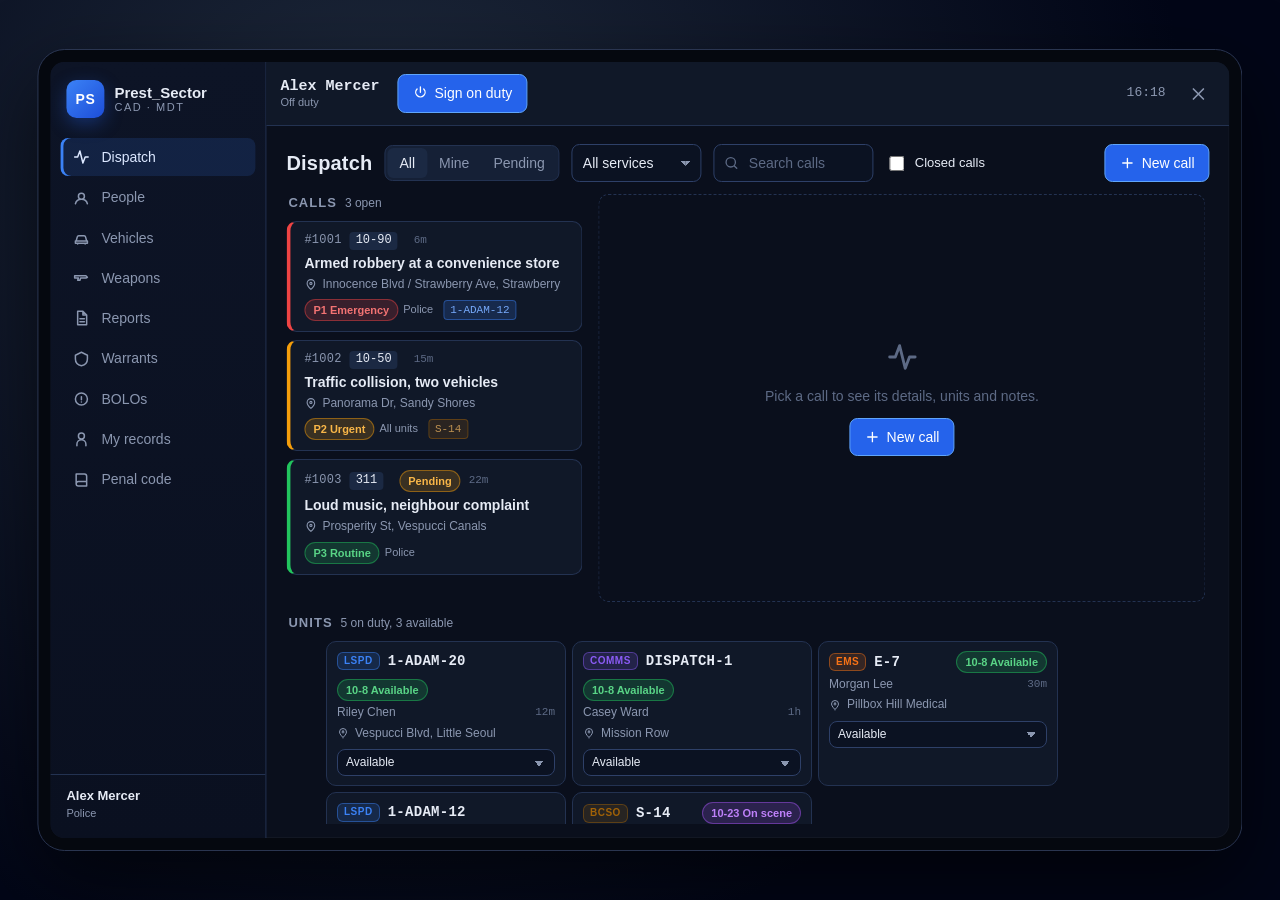
<file: Prest_Sector-CAD/html/index.html>
<!doctype html>
<html lang="en">
<head>
  <meta charset="utf-8">
  <title>Prest_Sector CAD</title>
  <link rel="stylesheet" href="css/base.css">
  <link rel="stylesheet" href="css/dispatch.css">
  <link rel="stylesheet" href="css/records.css">
</head>
<body>
  <div id="tablet" class="tablet" hidden>
    <aside class="side">
      <div class="brand">
        <div class="brand-mark">PS</div>
        <div class="brand-text"><b>Prest_Sector</b><span>CAD &middot; MDT</span></div>
      </div>
      <nav id="nav" class="nav" aria-label="Pages"></nav>
      <div id="side-foot" class="side-foot"></div>
    </aside>
    <section class="main">
      <header id="top" class="top"></header>
      <main id="content" class="content"></main>
    </section>
  </div>
  <div id="modals"></div>
  <div id="toasts" class="toasts" aria-live="polite"></div>
  <button id="mock-open" class="mock-open" type="button" hidden>Open the CAD</button>

  <script src="js/core.js"></script>
  <script src="js/mock.js"></script>
  <script src="js/mock-dispatch.js"></script>
  <script src="js/mock-records.js"></script>
  <script src="js/page-dispatch.js"></script>
  <script src="js/page-people.js"></script>
  <script src="js/page-vehicles.js"></script>
  <script src="js/page-reports.js"></script>
  <script src="js/page-warrants.js"></script>
  <script src="js/page-bolos.js"></script>
  <script src="js/page-penal.js"></script>
  <script src="js/page-civilian.js"></script>
</body>
</html>
</file>
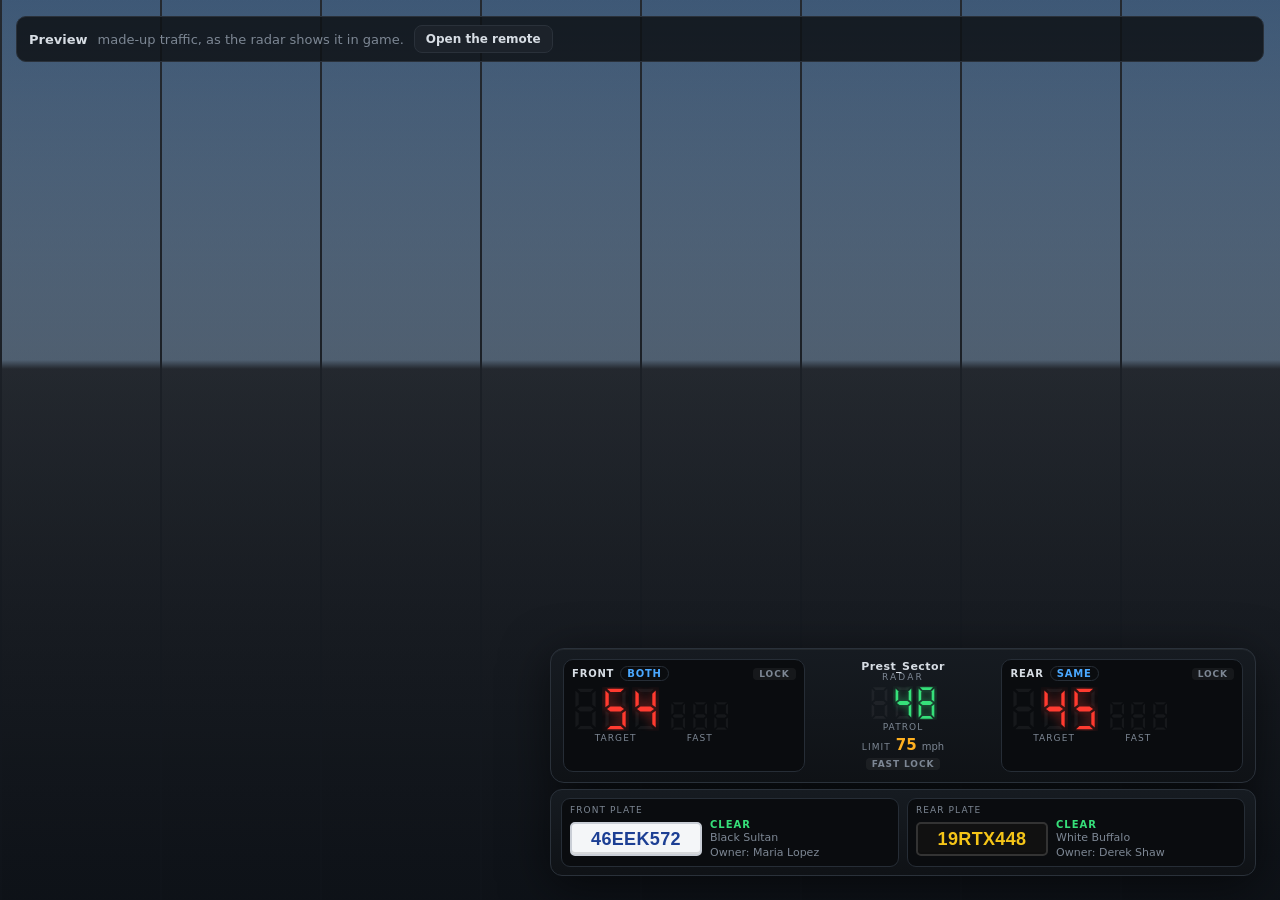
<file: Prest_Sector-Radar/html/index.html>
<!doctype html>
<html lang="en">
<head>
  <meta charset="utf-8">
  <meta name="viewport" content="width=device-width, initial-scale=1">
  <title>Prest_Sector Radar</title>
  <link rel="stylesheet" href="css/radar.css">
</head>
<body>
  <!-- The radar console: front and rear antennas, patrol speed, and the plate reader. -->
  <div id="radar" class="radar" hidden>
    <div class="console">
      <div class="antenna" data-antenna="front">
        <div class="ant-head"><span class="ant-name">Front</span><span class="ant-mode"></span><span class="lamp lock">Lock</span></div>
        <div class="ant-readouts">
          <div class="readout target"><div class="digits" data-digits="target"></div><span class="label">Target</span></div>
          <div class="readout fast"><div class="digits" data-digits="fast"></div><span class="label">Fast</span></div>
        </div>
      </div>
      <div class="patrol">
        <div class="brand"><b>Prest_Sector</b><span>Radar</span></div>
        <div class="readout patrol-speed"><div class="digits" data-digits="patrol"></div><span class="label">Patrol</span></div>
        <div class="limit"><span class="label">Limit</span><b id="limit">--</b><span id="units" class="units">mph</span></div>
        <div class="lamp fastlock" id="fastlock">Fast lock</div>
      </div>
      <div class="antenna" data-antenna="rear">
        <div class="ant-head"><span class="ant-name">Rear</span><span class="ant-mode"></span><span class="lamp lock">Lock</span></div>
        <div class="ant-readouts">
          <div class="readout target"><div class="digits" data-digits="target"></div><span class="label">Target</span></div>
          <div class="readout fast"><div class="digits" data-digits="fast"></div><span class="label">Fast</span></div>
        </div>
      </div>
    </div>
    <div class="plates" id="plates">
      <div class="camera" data-camera="front">
        <span class="cam-name">Front plate</span>
        <div class="plate"><span class="plate-text"></span></div>
        <div class="cam-status"></div>
      </div>
      <div class="camera" data-camera="rear">
        <span class="cam-name">Rear plate</span>
        <div class="plate"><span class="plate-text"></span></div>
        <div class="cam-status"></div>
      </div>
    </div>
  </div>

  <!-- The remote: settings, locks and moving the console. -->
  <div id="remote-wrap" class="remote-wrap" hidden>
    <div class="remote" role="dialog" aria-label="Radar remote">
      <div class="remote-head">
        <div><b>Radar remote</b><span class="sub">Changes save on their own</span></div>
        <button type="button" class="btn ghost" data-action="close" aria-label="Close">Close</button>
      </div>

      <section class="group">
        <h3>Antennas</h3>
        <div class="row" data-antenna-row="front">
          <span class="row-label">Front</span>
          <button type="button" class="btn toggle" data-set="front.on">On</button>
          <div class="seg" data-set="front.mode">
            <button type="button" data-value="same">Same</button>
            <button type="button" data-value="opp">Opposite</button>
            <button type="button" data-value="both">Both</button>
          </div>
        </div>
        <div class="row" data-antenna-row="rear">
          <span class="row-label">Rear</span>
          <button type="button" class="btn toggle" data-set="rear.on">On</button>
          <div class="seg" data-set="rear.mode">
            <button type="button" data-value="same">Same</button>
            <button type="button" data-value="opp">Opposite</button>
            <button type="button" data-value="both">Both</button>
          </div>
        </div>
      </section>

      <section class="group">
        <h3>Fast limit</h3>
        <div class="row">
          <button type="button" class="btn step" data-step="-5" aria-label="Lower the fast limit by 5">−5</button>
          <button type="button" class="btn step" data-step="-1" aria-label="Lower the fast limit by 1">−1</button>
          <span class="big" id="remote-limit">75</span><span class="units" id="remote-units">mph</span>
          <button type="button" class="btn step" data-step="1" aria-label="Raise the fast limit by 1">+1</button>
          <button type="button" class="btn step" data-step="5" aria-label="Raise the fast limit by 5">+5</button>
        </div>
        <div class="row">
          <button type="button" class="btn toggle" data-set="fastLock">Lock on fast</button>
          <span class="hint">Locks the antenna by itself when a car goes over the limit.</span>
        </div>
      </section>

      <section class="group">
        <h3>Plate reader</h3>
        <div class="row">
          <button type="button" class="btn toggle" data-set="plates">On</button>
          <button type="button" class="btn" data-action="lockPlates">Lock plates</button>
          <button type="button" class="btn" data-action="openCad" id="open-cad">Open last hit in CAD</button>
        </div>
      </section>

      <section class="group">
        <h3>Locks</h3>
        <div class="row">
          <button type="button" class="btn" data-action="lockFront">Lock front</button>
          <button type="button" class="btn" data-action="lockRear">Lock rear</button>
          <button type="button" class="btn danger" data-action="reset">Clear all locks</button>
        </div>
      </section>

      <section class="group">
        <h3>Console</h3>
        <div class="row">
          <span class="row-label">Volume</span>
          <input type="range" id="volume" min="0" max="100" step="5" aria-label="Volume">
          <span class="value" id="volume-value">60</span>
        </div>
        <div class="row">
          <span class="row-label">Size</span>
          <input type="range" id="scale" min="0.6" max="1.6" step="0.05" aria-label="Console size">
          <span class="value" id="scale-value">100%</span>
        </div>
        <div class="row">
          <span class="hint">Drag the console to move it while the remote is open.</span>
          <button type="button" class="btn ghost" data-action="resetPos">Put it back</button>
        </div>
      </section>
    </div>
  </div>

  <div id="preview-bar" class="preview-bar" hidden>
    <b>Preview</b> made-up traffic, as the radar shows it in game.
    <button type="button" class="btn" id="preview-remote">Open the remote</button>
  </div>

  <script src="js/radar.js"></script>
  <script src="js/demo.js"></script>
</body>
</html>
</file>
<file: Prest_Sector-CAD/html/css/base.css>
/* Prest_Sector CAD: the tablet, the top bar and the building blocks every page uses.
   Pages add their own styles in dispatch.css and records.css. */

:root {
  --bg: #0a0f1c;
  --panel: #101828;
  --panel-2: #152036;
  --panel-3: #1b2943;
  --line: #233251;
  --line-2: #2e4068;
  --text: #e6ebf5;
  --muted: #8b97b0;
  --faint: #5d6a85;
  --accent: #3b82f6;
  --accent-2: #2563eb;
  --ok: #22c55e;
  --warn: #f59e0b;
  --danger: #ef4444;
  --radius: 10px;
  --font: "Segoe UI", "Inter", Roboto, "Helvetica Neue", Arial, sans-serif;
  --mono: "Cascadia Mono", Consolas, "Courier New", monospace;
}

* { box-sizing: border-box; }
html, body { margin: 0; height: 100%; }
body {
  font: 14px/1.45 var(--font);
  color: var(--text);
  background: transparent;
  overflow: hidden;
  user-select: none;
  -webkit-font-smoothing: antialiased;
}
body.is-preview { background: radial-gradient(circle at 30% 20%, #1e293b, #020617 70%); }
input, textarea, select, .selectable { user-select: text; }
button { font: inherit; color: inherit; }
[hidden] { display: none !important; }
h1, h2, h3 { margin: 0; font-weight: 600; letter-spacing: 0.01em; }
p { margin: 0; }
.icon { fill: none; stroke: currentColor; stroke-width: 2; stroke-linecap: round; stroke-linejoin: round; flex: none; }
.mono { font-family: var(--mono); letter-spacing: 0.02em; }
.muted { color: var(--muted); }

/* ------------------------------------------------------------------ the tablet */

.tablet {
  position: fixed;
  left: 50%; top: 50%;
  transform: translate(-50%, -50%);
  width: min(1320px, 94vw);
  height: min(800px, 90vh);
  display: grid;
  grid-template-columns: 216px 1fr;
  background: var(--bg);
  border: 12px solid #05080f;
  outline: 1px solid #2a3550;
  border-radius: 26px;
  box-shadow: 0 30px 80px rgba(0, 0, 0, 0.6), inset 0 0 0 1px rgba(255, 255, 255, 0.03);
  overflow: hidden;
  animation: rise 160ms ease-out;
}
@keyframes rise { from { opacity: 0; transform: translate(-50%, -48%); } }

.side {
  display: flex;
  flex-direction: column;
  background: linear-gradient(180deg, #0d1426, #0a1020);
  border-right: 1px solid var(--line);
  min-height: 0;
}
.brand { display: flex; align-items: center; gap: 10px; padding: 18px 16px 14px; }
.brand-mark {
  width: 38px; height: 38px; display: grid; place-items: center;
  border-radius: 10px; font-weight: 800; letter-spacing: 0.04em;
  background: linear-gradient(135deg, var(--accent), #1d4ed8); color: white;
  box-shadow: 0 6px 18px rgba(37, 99, 235, 0.35);
}
.brand-text { display: flex; flex-direction: column; line-height: 1.15; }
.brand-text b { font-size: 15px; }
.brand-text span { font-size: 11px; color: var(--muted); letter-spacing: 0.14em; text-transform: uppercase; }

.nav { display: flex; flex-direction: column; gap: 2px; padding: 6px 10px; overflow-y: auto; flex: 1; }
.nav-item {
  display: flex; align-items: center; gap: 11px;
  padding: 9px 12px; border: 0; border-radius: 8px;
  background: transparent; color: var(--muted); text-align: left; cursor: pointer;
}
.nav-item:hover { background: var(--panel-2); color: var(--text); }
.nav-item.is-active { background: rgba(59, 130, 246, 0.14); color: #dbe7ff; box-shadow: inset 3px 0 0 var(--accent); }
.side-foot { padding: 12px 16px 16px; border-top: 1px solid var(--line); }
.who { display: flex; flex-direction: column; }
.who b { font-size: 13px; }
.who span { font-size: 11px; color: var(--muted); text-transform: capitalize; }

.main { display: grid; grid-template-rows: auto 1fr; min-width: 0; min-height: 0; }

.top {
  display: flex; align-items: center; gap: 12px;
  padding: 10px 14px; min-height: 64px;
  background: var(--panel); border-bottom: 1px solid var(--line);
}
.top-spacer { flex: 1; }
.unit-card { display: flex; align-items: center; gap: 10px; padding-right: 6px; }
.unit-dept {
  padding: 3px 8px; border-radius: 6px; font-weight: 700; font-size: 12px; letter-spacing: 0.05em;
  color: var(--c); background: color-mix(in srgb, var(--c) 16%, transparent); border: 1px solid color-mix(in srgb, var(--c) 45%, transparent);
}
.unit-id { display: flex; flex-direction: column; line-height: 1.2; }
.unit-id b { font-family: var(--mono); font-size: 15px; }
.unit-id span { font-size: 11px; color: var(--muted); }
.status-bar { display: flex; gap: 4px; flex-wrap: wrap; }
.status-btn {
  display: flex; flex-direction: column; align-items: center; min-width: 62px;
  padding: 4px 8px; border-radius: 8px; cursor: pointer;
  background: var(--panel-2); border: 1px solid var(--line); color: var(--muted); line-height: 1.15;
}
.status-btn b { font-family: var(--mono); font-size: 12px; color: var(--text); }
.status-btn span { font-size: 10px; }
.status-btn:hover { border-color: var(--c); }
.status-btn.is-active { background: color-mix(in srgb, var(--c) 22%, var(--panel-2)); border-color: var(--c); color: var(--text); }
.panic-btn {
  display: flex; align-items: center; gap: 6px; padding: 8px 14px; border-radius: 8px; cursor: pointer;
  font-weight: 800; letter-spacing: 0.08em; color: white;
  background: linear-gradient(180deg, #ef4444, #b91c1c); border: 1px solid #fca5a5;
  box-shadow: 0 0 0 0 rgba(239, 68, 68, 0.5);
}
.panic-btn:hover { box-shadow: 0 0 0 4px rgba(239, 68, 68, 0.25); }
.clock { font-family: var(--mono); color: var(--muted); font-size: 13px; padding: 0 4px; }

.content { overflow-y: auto; min-height: 0; padding: 18px 20px 28px; }
.content::-webkit-scrollbar, .nav::-webkit-scrollbar, .scroll::-webkit-scrollbar { width: 10px; }
.content::-webkit-scrollbar-thumb, .nav::-webkit-scrollbar-thumb, .scroll::-webkit-scrollbar-thumb {
  background: var(--line); border-radius: 10px; border: 3px solid transparent; background-clip: padding-box;
}

/* ------------------------------------------------------------------ page layout */

.page-head { display: flex; align-items: center; gap: 12px; margin-bottom: 16px; flex-wrap: wrap; }
.page-head h1 { font-size: 20px; }
.page-head .sub { color: var(--muted); font-size: 13px; }
.page-head .spacer { flex: 1; }
.card { background: var(--panel); border: 1px solid var(--line); border-radius: var(--radius); padding: 16px; min-width: 0; }
.card + .card { margin-top: 14px; }
.card-head { display: flex; align-items: center; gap: 10px; margin-bottom: 12px; }
.card-head h2 { font-size: 15px; }
.card-head .spacer { flex: 1; }
.grid-2 { display: grid; grid-template-columns: repeat(2, minmax(0, 1fr)); gap: 14px; }
.grid-3 { display: grid; grid-template-columns: repeat(3, minmax(0, 1fr)); gap: 14px; }
.row { display: flex; align-items: center; gap: 8px; flex-wrap: wrap; }
.stack { display: flex; flex-direction: column; gap: 10px; }
.spacer { flex: 1; }

/* Facts: a two-column list of label and value. */
.facts { display: grid; grid-template-columns: max-content 1fr; gap: 6px 16px; margin: 0; }
.facts dt { color: var(--muted); font-size: 12px; padding-top: 1px; }
.facts dd { margin: 0; min-width: 0; overflow-wrap: anywhere; }

/* ------------------------------------------------------------------ controls */

.btn {
  display: inline-flex; align-items: center; justify-content: center; gap: 6px;
  padding: 8px 14px; border-radius: 8px; cursor: pointer; white-space: nowrap;
  background: var(--panel-3); border: 1px solid var(--line-2); color: var(--text); font-weight: 500;
}
.btn:hover { background: #22345a; }
.btn:disabled { opacity: 0.5; cursor: default; }
.btn-primary { background: var(--accent-2); border-color: #60a5fa; color: white; }
.btn-primary:hover { background: #1d4ed8; }
.btn-danger { background: #7f1d1d; border-color: #ef4444; color: #fee2e2; }
.btn-danger:hover { background: #991b1b; }
.btn-ghost { background: transparent; border-color: transparent; color: var(--muted); }
.btn-ghost:hover { background: var(--panel-2); color: var(--text); }
.btn-small { padding: 5px 10px; font-size: 12px; }
.icon-btn {
  display: grid; place-items: center; width: 34px; height: 34px; border-radius: 8px; cursor: pointer;
  background: transparent; border: 1px solid transparent; color: var(--muted);
}
.icon-btn:hover { background: var(--panel-2); color: var(--text); border-color: var(--line); }

.form { display: flex; flex-direction: column; gap: 12px; }
.form-grid { display: grid; grid-template-columns: repeat(2, minmax(0, 1fr)); gap: 12px 14px; }
.form-grid .wide { grid-column: 1 / -1; }
.field { display: flex; flex-direction: column; gap: 5px; min-width: 0; }
.field-label { font-size: 12px; color: var(--muted); font-weight: 500; }
.field-hint { font-size: 11px; color: var(--faint); }
.input {
  width: 100%; padding: 8px 10px; border-radius: 8px; outline: none;
  background: #0b1222; border: 1px solid var(--line-2); color: var(--text); font: inherit;
}
.input:focus { border-color: var(--accent); box-shadow: 0 0 0 3px rgba(59, 130, 246, 0.2); }
.input::placeholder { color: var(--faint); }
.textarea { min-height: 96px; resize: vertical; line-height: 1.5; }
.select { appearance: none; padding-right: 28px; cursor: pointer;
  background-image: linear-gradient(45deg, transparent 50%, var(--muted) 50%), linear-gradient(135deg, var(--muted) 50%, transparent 50%);
  background-position: calc(100% - 15px) 52%, calc(100% - 10px) 52%; background-size: 5px 5px; background-repeat: no-repeat; }
.select option { background: var(--panel); }
.search-box { position: relative; flex: 1; min-width: 220px; }
.search-box .icon { position: absolute; left: 10px; top: 50%; transform: translateY(-50%); color: var(--faint); }
.search-box .input { padding-left: 34px; }
.check { display: inline-flex; align-items: center; gap: 7px; cursor: pointer; font-size: 13px; }
.check input { accent-color: var(--accent); width: 15px; height: 15px; }

/* ------------------------------------------------------------------ badges, tables, tabs */

.badge {
  --c: #64748b;
  display: inline-flex; align-items: center; gap: 4px; padding: 1px 8px; border-radius: 999px;
  font-size: 11px; font-weight: 600; white-space: nowrap; line-height: 18px;
  color: color-mix(in srgb, var(--c) 75%, white);
  background: color-mix(in srgb, var(--c) 18%, transparent);
  border: 1px solid color-mix(in srgb, var(--c) 45%, transparent);
}
.badge-lg { font-size: 12px; padding: 3px 10px; }
.badges { display: flex; flex-wrap: wrap; gap: 4px; }

.table { width: 100%; border-collapse: collapse; }
.table th {
  text-align: left; font-size: 11px; font-weight: 600; text-transform: uppercase; letter-spacing: 0.06em;
  color: var(--faint); padding: 8px 10px; border-bottom: 1px solid var(--line);
}
.table td { padding: 9px 10px; border-bottom: 1px solid rgba(35, 50, 81, 0.6); vertical-align: middle; }
.table tr:last-child td { border-bottom: 0; }
.table-click tbody tr { cursor: pointer; }
.table-click tbody tr:hover td { background: var(--panel-2); }
.table .num { text-align: right; font-variant-numeric: tabular-nums; }

.tabs { display: flex; gap: 2px; border-bottom: 1px solid var(--line); margin-bottom: 14px; overflow-x: auto; }
.tab {
  display: inline-flex; align-items: center; gap: 6px; padding: 9px 14px; cursor: pointer;
  background: none; border: 0; border-bottom: 2px solid transparent; color: var(--muted); white-space: nowrap;
}
.tab:hover { color: var(--text); }
.tab.is-active { color: var(--text); border-bottom-color: var(--accent); }
.tab-count { font-size: 11px; padding: 0 6px; border-radius: 999px; background: var(--panel-3); color: var(--muted); }

.empty { padding: 28px 16px; text-align: center; color: var(--faint); border: 1px dashed var(--line); border-radius: var(--radius); }
.loading { display: flex; align-items: center; gap: 10px; padding: 20px; color: var(--muted); }
.spinner { width: 16px; height: 16px; border: 2px solid var(--line-2); border-top-color: var(--accent); border-radius: 50%; animation: spin 700ms linear infinite; }
@keyframes spin { to { transform: rotate(360deg); } }

/* ------------------------------------------------------------------ pop-ups and messages */

.overlay {
  position: fixed; inset: 0; z-index: 50; display: grid; place-items: center;
  background: rgba(2, 6, 15, 0.6); backdrop-filter: blur(2px);
}
.modal {
  width: min(520px, 92vw); max-height: 86vh; display: flex; flex-direction: column;
  background: var(--panel); border: 1px solid var(--line-2); border-radius: 14px;
  box-shadow: 0 24px 60px rgba(0, 0, 0, 0.55);
  animation: pop 120ms ease-out;
}
.modal-wide { width: min(860px, 94vw); }
@keyframes pop { from { opacity: 0; transform: scale(0.97); } }
.modal-head { display: flex; align-items: center; gap: 10px; padding: 14px 16px 10px; }
.modal-head h2 { font-size: 16px; flex: 1; }
.modal-body { padding: 4px 16px 16px; overflow-y: auto; }
.modal-body > p { color: var(--muted); }
.modal-foot { display: flex; justify-content: flex-end; gap: 8px; padding: 12px 16px; border-top: 1px solid var(--line); }

.toasts { position: fixed; right: 22px; bottom: 22px; z-index: 80; display: flex; flex-direction: column; gap: 8px; max-width: 420px; }
.toast {
  padding: 10px 14px; border-radius: 10px; font-size: 13px;
  background: var(--panel-2); border: 1px solid var(--line-2); border-left: 4px solid var(--accent);
  box-shadow: 0 10px 30px rgba(0, 0, 0, 0.4); animation: slide 160ms ease-out; transition: opacity 250ms, transform 250ms;
}
.toast-success { border-left-color: var(--ok); }
.toast-warning { border-left-color: var(--warn); }
.toast-error { border-left-color: var(--danger); }
.toast.is-leaving { opacity: 0; transform: translateX(16px); }
@keyframes slide { from { opacity: 0; transform: translateX(16px); } }

.mock-open {
  position: fixed; left: 50%; top: 50%; transform: translate(-50%, -50%);
  padding: 14px 22px; border-radius: 12px; cursor: pointer; font-weight: 600;
  background: var(--accent-2); border: 1px solid #60a5fa; color: white;
}

/* No sliding or pulsing for players who turn motion off. */
@media (prefers-reduced-motion: reduce) {
  *, *::before, *::after { animation: none !important; transition: none !important; }
}

.unit-id b, .unit-id span { white-space: nowrap; }
.status-bar { flex-wrap: nowrap; }

/* Smaller screens: status buttons show just their codes (the label is in the tooltip), then the
   sidebar folds to icons, then two-column layouts stack. */
@media (max-width: 1280px) {
  .status-btn span { display: none; }
  .status-btn { min-width: 48px; padding: 7px 8px; }
  .unit-card .badge { display: none; }
}
@media (max-width: 1100px) {
  .tablet { grid-template-columns: 64px 1fr; }
  .brand { justify-content: center; padding: 16px 8px 12px; }
  .brand-text, .nav-item span, .side-foot { display: none; }
  .nav-item { justify-content: center; padding: 10px 0; }
  .panic-btn { padding: 8px 10px; }
  .clock { display: none; }
}
@media (max-width: 980px) {
  .grid-2, .grid-3, .form-grid { grid-template-columns: 1fr; }
  .unit-id span { display: none; }
}
</file>
<file: Prest_Sector-CAD/html/css/dispatch.css>
/* The dispatch board and the civilian page. */

/* ------------------------------------------------------------------ the board */

.page-dispatch { height: 100%; display: flex; flex-direction: column; min-height: 0; }
.content:has(.page-dispatch) { padding-bottom: 14px; }
.dispatch-head { margin-bottom: 12px; }
.dispatch-head .select { width: auto; min-width: 130px; }
.dispatch-head .search-box { max-width: 240px; min-width: 160px; }
.dispatch-filters { display: inline-flex; background: var(--panel-2); border: 1px solid var(--line); border-radius: 8px; padding: 2px; }
.dispatch-filter { padding: 5px 12px; border: 0; border-radius: 6px; background: none; color: var(--muted); cursor: pointer; }
.dispatch-filter.is-active { background: var(--panel-3); color: var(--text); }

.dispatch-board {
  flex: 1; min-height: 0;
  display: grid; grid-template-columns: minmax(250px, 300px) minmax(0, 1fr) minmax(220px, 260px); gap: 12px;
}
.dispatch-col { display: flex; flex-direction: column; min-height: 0; min-width: 0; }
.dispatch-col-head { display: flex; align-items: baseline; gap: 8px; padding: 0 2px 8px; }
.dispatch-col-head h2 { font-size: 13px; text-transform: uppercase; letter-spacing: 0.08em; color: var(--muted); }
.dispatch-col-head .muted { font-size: 12px; }
.dispatch-calls, .dispatch-units, .dispatch-detail { overflow-y: auto; min-height: 0; flex: 1; padding-right: 4px; }
.dispatch-calls { display: flex; flex-direction: column; gap: 8px; }

.dispatch-call {
  --p: #64748b;
  display: flex; flex-direction: column; gap: 4px; width: 100%; text-align: left; cursor: pointer;
  padding: 10px 12px 10px 14px; border-radius: 10px;
  background: var(--panel); border: 1px solid var(--line); border-left: 4px solid var(--p);
}
.dispatch-call:hover { background: var(--panel-2); }
.dispatch-call.is-selected { background: var(--panel-2); border-color: var(--accent); border-left-color: var(--p); box-shadow: 0 0 0 1px var(--accent); }
.dispatch-call.is-closed { opacity: 0.6; }
.dispatch-call.is-panic { animation: panic-glow 1.2s ease-in-out infinite; }
@keyframes panic-glow { 50% { box-shadow: 0 0 0 2px rgba(239, 68, 68, 0.55), 0 0 18px rgba(239, 68, 68, 0.35); } }
.dispatch-call-top { display: flex; align-items: center; gap: 8px; font-size: 12px; color: var(--muted); }
.dispatch-code { font-family: var(--mono); font-size: 12px; padding: 0 6px; border-radius: 4px; background: var(--panel-3); color: var(--text); }
.dispatch-call-title { font-weight: 600; line-height: 1.3; overflow-wrap: anywhere; }
.dispatch-call-where { display: flex; align-items: center; gap: 5px; font-size: 12px; color: var(--muted); }
.dispatch-call-foot { display: flex; align-items: center; gap: 5px; flex-wrap: wrap; margin-top: 2px; }
.dispatch-service { font-size: 11px; color: var(--muted); }
.dispatch-age { font-family: var(--mono); font-size: 11px; color: var(--faint); }

.dispatch-chip {
  --c: #64748b;
  font-family: var(--mono); font-size: 11px; padding: 0 6px; border-radius: 4px; line-height: 18px;
  color: color-mix(in srgb, var(--c) 70%, white); background: color-mix(in srgb, var(--c) 18%, transparent);
  border: 1px solid color-mix(in srgb, var(--c) 45%, transparent);
}
.dispatch-chip.is-panic { --c: #ef4444; animation: panic-glow 1.2s ease-in-out infinite; }
.dispatch-chip.is-gone { opacity: 0.5; text-decoration: line-through; }

/* The selected call. */
.dispatch-detail { display: flex; flex-direction: column; gap: 12px; }
.dispatch-detail .card + .card { margin-top: 0; }
.dispatch-pick { flex: 1; display: flex; flex-direction: column; align-items: center; justify-content: center; gap: 12px; color: var(--faint);
  border: 1px dashed var(--line); border-radius: var(--radius); min-height: 260px; text-align: center; padding: 20px; }
.dispatch-detail-head { display: flex; flex-direction: column; gap: 6px; }
.dispatch-detail-id { font-size: 15px; font-weight: 700; }
.dispatch-detail-title { font-size: 18px; line-height: 1.3; overflow-wrap: anywhere; }
.dispatch-detail-meta { display: flex; gap: 14px; flex-wrap: wrap; font-size: 12px; color: var(--muted); }
.dispatch-where { display: flex; align-items: center; gap: 8px; margin: 12px 0; padding: 8px 10px; border-radius: 8px; background: var(--panel-2); }
.dispatch-actions { gap: 6px; }
.dispatch-pre { white-space: pre-wrap; }

.dispatch-unit-list { list-style: none; margin: 0; padding: 0; display: flex; flex-direction: column; gap: 6px; }
.dispatch-unit-row { display: flex; align-items: center; gap: 8px; padding: 6px 8px; border-radius: 8px; background: var(--panel-2); }
.dispatch-star { width: 14px; color: #fbbf24; }
.dispatch-assign { margin-top: 10px; flex-wrap: nowrap; }
.dispatch-assign .select { flex: 1; }

.dispatch-notes-card { display: flex; flex-direction: column; }
.dispatch-notes { list-style: none; margin: 0; padding: 0; max-height: 300px; overflow-y: auto; display: flex; flex-direction: column; gap: 6px; }
.dispatch-note { padding: 7px 10px; border-radius: 8px; background: var(--panel-2); border-left: 3px solid var(--accent); }
.dispatch-note.is-system { background: transparent; border-left-color: var(--line-2); color: var(--muted); font-size: 12px; padding: 3px 10px; }
.dispatch-note-head { display: flex; justify-content: space-between; gap: 8px; font-size: 11px; color: var(--muted); }
.dispatch-note-text { white-space: pre-wrap; overflow-wrap: anywhere; }
.dispatch-note-add { margin-top: 10px; flex-wrap: nowrap; }

/* Units on duty. */
.dispatch-units { list-style: none; margin: 0; display: flex; flex-direction: column; gap: 6px; }
.dispatch-unit { padding: 9px 10px; border-radius: 10px; background: var(--panel); border: 1px solid var(--line); display: flex; flex-direction: column; gap: 3px; }
.dispatch-unit.is-panic { border-color: #ef4444; animation: panic-glow 1.2s ease-in-out infinite; }
.dispatch-unit .unit-dept { font-size: 10px; padding: 1px 6px; }
.dispatch-unit-sub { display: flex; align-items: center; gap: 6px; font-size: 12px; color: var(--muted); }
.dispatch-unit-sub .dispatch-age { margin-left: auto; }
.dispatch-unit-call {
  text-align: left; font-size: 12px; padding: 4px 8px; border-radius: 6px; cursor: pointer; margin-top: 2px;
  background: rgba(59, 130, 246, 0.12); border: 1px solid rgba(59, 130, 246, 0.3); color: #c7dbff;
  overflow: hidden; text-overflow: ellipsis; white-space: nowrap;
}
.dispatch-unit-controls { margin-top: 4px; flex-wrap: nowrap; }
.dispatch-unit-controls .select { padding: 4px 26px 4px 8px; font-size: 12px; flex: 1; }

@media (max-width: 1280px) {
  .dispatch-board { grid-template-columns: minmax(250px, 300px) minmax(0, 1fr); grid-template-rows: minmax(0, 1fr) auto; }
  .dispatch-board > .dispatch-col:last-child { grid-column: 1 / -1; max-height: 210px; }
  .dispatch-units { flex-direction: row; flex-wrap: wrap; }
  .dispatch-unit { width: 240px; }
}

/* ------------------------------------------------------------------ the civilian page */

.civ-people { display: flex; flex-direction: column; gap: 14px; }
.civ-person-head { display: flex; align-items: center; gap: 14px; margin-bottom: 12px; }
.civ-avatar {
  width: 48px; height: 48px; border-radius: 12px; flex: none; display: grid; place-items: center; overflow: hidden;
  background: linear-gradient(135deg, #1e3a8a, #312e81); font-weight: 700; font-size: 16px; color: #dbe7ff;
}
.civ-avatar img { width: 100%; height: 100%; object-fit: cover; }
.civ-person-head h2 { font-size: 17px; }
.civ-person-head .sub { color: var(--muted); font-size: 12px; }
.civ-licenses { display: flex; flex-wrap: wrap; gap: 6px; margin: 4px 0 12px; }
.civ-license { display: inline-flex; align-items: center; gap: 6px; font-size: 12px; color: var(--muted); padding: 3px 4px 3px 9px;
  border-radius: 999px; background: var(--panel-2); border: 1px solid var(--line); }
.civ-section { margin-top: 12px; }
.civ-section h3 { font-size: 12px; text-transform: uppercase; letter-spacing: 0.08em; color: var(--faint); margin-bottom: 8px; display: flex; align-items: center; gap: 8px; }
.civ-items { display: grid; grid-template-columns: repeat(auto-fill, minmax(260px, 1fr)); gap: 8px; }
.civ-item { padding: 10px 12px; border-radius: 10px; background: var(--panel-2); border: 1px solid var(--line); display: flex; flex-direction: column; gap: 6px; }
.civ-item .row { gap: 6px; }
.plate-box {
  display: inline-block; font-family: var(--mono); font-weight: 700; letter-spacing: 0.12em; font-size: 13px;
  padding: 2px 8px; border-radius: 5px; color: #0f172a; background: linear-gradient(180deg, #f8fafc, #dbe3ee); border: 2px solid #1e3a8a;
}
.civ-fines td.num { font-family: var(--mono); }
</file>
<file: Prest_Sector-CAD/html/css/records.css>
/* People, vehicles, weapons, reports, warrants, BOLOs and the penal code. */

.rec-small { font-size: 12px; }
.rec-pre { white-space: pre-wrap; overflow-wrap: anywhere; }
.rec-meta { display: flex; flex-wrap: wrap; gap: 14px; font-size: 12px; color: var(--muted); margin-top: 6px; }
.rec-link {
  background: none; border: 0; padding: 0; cursor: pointer; color: #93c5fd; font: inherit; font-size: 13px;
  text-decoration: underline; text-decoration-color: rgba(147, 197, 253, 0.4); text-underline-offset: 3px;
}
.rec-link:hover { color: #bfdbfe; }
.rec-form-title { font-size: 12px; text-transform: uppercase; letter-spacing: 0.08em; color: var(--faint); margin-top: 4px; }
.rec-grid-4 { grid-template-columns: repeat(4, minmax(0, 1fr)); }
.rec-flag-picks { gap: 8px 16px; }
.rec-owner-pick { padding: 6px 8px; border-radius: 8px; background: #0b1222; border: 1px solid var(--line-2); flex-wrap: nowrap; min-height: 40px; }

/* People */
.rec-avatar {
  width: 40px; height: 40px; border-radius: 10px; flex: none; display: grid; place-items: center; overflow: hidden;
  background: linear-gradient(135deg, #1e3a8a, #312e81); color: #dbe7ff; font-weight: 700;
}
.rec-avatar img { width: 100%; height: 100%; object-fit: cover; }
.rec-avatar.is-small { width: 32px; height: 32px; border-radius: 8px; font-size: 12px; }
.rec-avatar.is-large { width: 110px; height: 130px; border-radius: 12px; font-size: 30px; }
.rec-person-line { display: flex; align-items: center; gap: 10px; min-width: 0; }
.rec-person-line b { white-space: nowrap; }
.rec-profile { display: flex; gap: 18px; align-items: flex-start; }
.rec-profile-main { flex: 1; min-width: 0; display: flex; flex-direction: column; gap: 10px; }
.rec-profile-main h1 { font-size: 22px; }
.rec-facts { grid-template-columns: max-content 1fr max-content 1fr; }
.rec-alert {
  display: flex; align-items: center; gap: 10px; padding: 10px 14px; margin-bottom: 14px; border-radius: 10px; font-weight: 600;
  background: rgba(239, 68, 68, 0.12); border: 1px solid rgba(239, 68, 68, 0.5); color: #fecaca;
}
.rec-licenses { display: grid; grid-template-columns: repeat(auto-fill, minmax(210px, 1fr)); gap: 8px; }
.rec-license { display: flex; align-items: center; justify-content: space-between; gap: 8px; padding: 9px 12px; border-radius: 8px; background: var(--panel-2); }
.rec-bolo-line { display: flex; align-items: center; gap: 10px; padding: 8px 10px; border-radius: 8px; background: var(--panel-2); flex-wrap: wrap; }

/* Pickers */
.rec-pick-results { display: flex; flex-direction: column; gap: 4px; max-height: 340px; overflow-y: auto; }
.rec-pick-row {
  display: flex; align-items: center; gap: 10px; width: 100%; padding: 8px 10px; border-radius: 8px; cursor: pointer; text-align: left;
  background: var(--panel-2); border: 1px solid transparent; color: var(--text);
}
.rec-pick-row:hover { border-color: var(--accent); }
.rec-pick-row > .row { width: 100%; flex-wrap: nowrap; }

/* Charges */
.rec-charge-editor { display: flex; flex-direction: column; gap: 10px; }
.rec-charges { display: flex; flex-direction: column; gap: 6px; }
.rec-charge { display: flex; align-items: center; gap: 10px; padding: 6px 8px 6px 10px; border-radius: 8px; background: var(--panel-2); }
.rec-charge-name { font-weight: 500; }
.rec-count { width: 64px; padding: 5px 8px; }
.rec-charge-results { display: flex; flex-direction: column; gap: 4px; }
.rec-charge-totals {
  display: flex; justify-content: flex-end; gap: 18px; padding: 8px 12px; margin-top: 6px; border-radius: 8px;
  background: rgba(59, 130, 246, 0.1); border: 1px solid rgba(59, 130, 246, 0.25); font-variant-numeric: tabular-nums;
}
.rec-charge-totals span { margin-right: auto; color: var(--muted); }

/* Vehicles */
.rec-vehicle-head { display: flex; align-items: center; gap: 16px; }
.rec-vehicle-head h1 { font-size: 20px; }
.plate-box.is-large { font-size: 22px; padding: 6px 14px; border-width: 3px; }
.rec-alerts { list-style: none; margin: 0; padding: 0; display: flex; flex-direction: column; gap: 6px; }
.rec-alert-item { display: flex; align-items: center; gap: 8px; padding: 8px 10px; border-radius: 8px; font-weight: 500; }
.rec-alert-item.is-error { background: rgba(239, 68, 68, 0.14); color: #fecaca; border: 1px solid rgba(239, 68, 68, 0.45); }
.rec-alert-item.is-warning { background: rgba(245, 158, 11, 0.12); color: #fde68a; border: 1px solid rgba(245, 158, 11, 0.4); }
.rec-clear { display: flex; align-items: center; gap: 8px; padding: 10px; border-radius: 8px; background: rgba(34, 197, 94, 0.12); color: #bbf7d0; }

/* Reports */
.rec-report-head h1 { font-size: 21px; margin: 8px 0 2px; }
.rec-narrative { line-height: 1.6; font-size: 14px; }

/* Warrants and BOLOs */
.rec-cards { display: grid; grid-template-columns: repeat(auto-fill, minmax(320px, 1fr)); gap: 12px; }
.rec-cards .card + .card { margin-top: 0; }
.rec-warrant, .rec-bolo { display: flex; flex-direction: column; gap: 8px; }
.rec-warrant.is-active { border-color: rgba(239, 68, 68, 0.55); }
.rec-warrant.is-requested { border-color: rgba(245, 158, 11, 0.5); }
.rec-warrant-who h2 { font-size: 17px; }
.rec-warrant-reason { color: var(--text); }
.rec-bolo { border-top: 3px solid #f97316; }
.rec-bolo.is-off { opacity: 0.6; border-top-color: var(--line-2); }
.rec-bolo h2 { font-size: 16px; }
.rec-bolo-icon { display: grid; place-items: center; width: 30px; height: 30px; border-radius: 8px; background: rgba(249, 115, 22, 0.15); color: #fdba74; }

@media (max-width: 1100px) {
  .rec-facts { grid-template-columns: max-content 1fr; }
  .rec-grid-4 { grid-template-columns: repeat(2, minmax(0, 1fr)); }
  .rec-avatar.is-large { width: 84px; height: 100px; }
}
</file>
<file: Prest_Sector-Radar/html/css/radar.css>
/* Prest_Sector Radar: the console and its remote. The game shows this page over the screen, so the page
   itself is see-through; only the console and the remote draw anything. */

:root {
  --panel: #0f1216;
  --panel-2: #161b21;
  --bezel: #2a313a;
  --line: #262d36;
  --text: #d7dde4;
  --muted: #7d8794;
  --red: #ff3b30;
  --amber: #ffb020;
  --green: #36e07a;
  --blue: #4aa8ff;
  --unlit: rgba(255, 255, 255, 0.05);
  --scale: 1;
  --font: "Segoe UI", system-ui, -apple-system, sans-serif;
}

* { box-sizing: border-box; }
[hidden] { display: none !important; }

html, body {
  margin: 0;
  height: 100%;
  overflow: hidden;
  background: transparent;
  font-family: var(--font);
  color: var(--text);
  user-select: none;
}

/* ------------------------------------------------------------------ the console */

.radar {
  position: fixed;
  right: 24px;
  bottom: 24px;
  transform: scale(var(--scale));
  transform-origin: bottom right;
  display: flex;
  flex-direction: column;
  gap: 6px;
  filter: drop-shadow(0 10px 24px rgba(0, 0, 0, 0.55));
}
.radar.placed { right: auto; bottom: auto; transform-origin: top left; }
.radar.dragging { cursor: grabbing; }
body.remote-open .radar { cursor: grab; outline: 1px dashed rgba(74, 168, 255, 0.6); outline-offset: 4px; }

.console {
  display: grid;
  grid-template-columns: auto auto auto;
  gap: 10px;
  padding: 10px 12px;
  background: linear-gradient(180deg, var(--panel-2), var(--panel));
  border: 1px solid var(--bezel);
  border-radius: 14px;
  box-shadow: inset 0 1px 0 rgba(255, 255, 255, 0.05);
}

.antenna {
  display: flex;
  flex-direction: column;
  gap: 6px;
  padding: 6px 8px 8px;
  background: #0a0c0f;
  border: 1px solid var(--line);
  border-radius: 10px;
}
.antenna.off { opacity: 0.45; }

.ant-head { display: flex; align-items: center; gap: 6px; font-size: 10px; letter-spacing: 0.08em; text-transform: uppercase; }
.ant-name { font-weight: 700; color: var(--text); }
.ant-mode {
  padding: 1px 6px;
  border-radius: 999px;
  border: 1px solid var(--line);
  color: var(--blue);
  font-weight: 600;
}
.ant-readouts { display: flex; gap: 10px; align-items: flex-end; }

.readout { display: flex; flex-direction: column; align-items: center; gap: 2px; }
.label { font-size: 9px; letter-spacing: 0.12em; text-transform: uppercase; color: var(--muted); }

.lamp {
  margin-left: auto;
  padding: 1px 6px;
  border-radius: 4px;
  font-size: 9px;
  font-weight: 700;
  letter-spacing: 0.1em;
  text-transform: uppercase;
  color: var(--muted);
  background: var(--unlit);
}
.lamp.on { color: #111; background: var(--amber); box-shadow: 0 0 10px rgba(255, 176, 32, 0.6); }

/* Seven-segment digits, drawn in SVG by radar.js. */
.digits { display: flex; gap: 3px; }
.digits svg { display: block; }
.digits .seg { fill: var(--unlit); transition: fill 80ms linear; }
.target .digits .seg.lit { fill: var(--red); filter: drop-shadow(0 0 3px rgba(255, 59, 48, 0.8)); }
.fast .digits .seg.lit { fill: var(--amber); filter: drop-shadow(0 0 3px rgba(255, 176, 32, 0.8)); }
.patrol-speed .digits .seg.lit { fill: var(--green); filter: drop-shadow(0 0 3px rgba(54, 224, 122, 0.75)); }
/* Only the reading that is over the limit flashes: the fast one when there is one, else the target. */
.antenna.over-target .target .digits .seg.lit,
.antenna.over-fast .fast .digits .seg.lit { animation: over 0.6s steps(2, jump-none) infinite; }

@keyframes over { 50% { fill: #ffd9d6; } }

.patrol {
  display: flex;
  flex-direction: column;
  align-items: center;
  justify-content: space-between;
  gap: 4px;
  padding: 2px 4px;
  min-width: 112px;
}
.brand { display: flex; flex-direction: column; align-items: center; line-height: 1.05; }
.brand b { font-size: 11px; letter-spacing: 0.04em; }
.brand span { font-size: 9px; letter-spacing: 0.24em; text-transform: uppercase; color: var(--muted); }
.limit { display: flex; align-items: baseline; gap: 5px; font-size: 12px; }
.limit b { font-size: 15px; color: var(--amber); font-variant-numeric: tabular-nums; }
.units { font-size: 10px; color: var(--muted); }
.lamp.fastlock { margin: 0; }

/* ------------------------------------------------------------------ the plate reader */

.plates {
  display: grid;
  grid-template-columns: 1fr 1fr;
  gap: 8px;
  padding: 8px 10px;
  background: linear-gradient(180deg, var(--panel-2), var(--panel));
  border: 1px solid var(--bezel);
  border-radius: 12px;
}
.plates.off { opacity: 0.45; }

.camera {
  display: grid;
  grid-template-columns: auto 1fr;
  grid-template-rows: auto auto;
  column-gap: 8px;
  row-gap: 3px;
  align-items: center;
  padding: 6px 8px;
  border-radius: 9px;
  border: 1px solid var(--line);
  background: #0a0c0f;
  min-width: 0;
}
.cam-name { grid-column: 1 / 3; font-size: 9px; letter-spacing: 0.12em; text-transform: uppercase; color: var(--muted); display: flex; gap: 6px; align-items: center; }
.camera.locked .cam-name::after { content: "Locked"; color: #111; background: var(--amber); border-radius: 3px; padding: 0 4px; font-weight: 700; }

/* A plate drawn like the game's own: the colors follow its plate style. */
.plate {
  width: 132px;
  height: 34px;
  padding: 0 4px;
  overflow: hidden;
  white-space: nowrap;
  display: grid;
  place-items: center;
  border-radius: 5px;
  border: 2px solid #c9ced6;
  background: #f4f6f8;
  color: #1c3f94;
  font-family: "Arial Narrow", "Roboto Condensed", Arial, sans-serif;
  font-weight: 800;
  font-size: 18px;
  letter-spacing: 0.02em;
  box-shadow: inset 0 -2px 0 rgba(0, 0, 0, 0.12);
}
.plate.style-1 { background: #111; color: #f5c518; border-color: #333; }
.plate.style-2 { background: #1c3f94; color: #f5c518; border-color: #0f2a6b; }
.plate.style-3 { background: #eef2f7; color: #0f3a8a; border-color: #97a4b8; }
.plate.style-4 { background: #e9eef5; color: #20304f; border-color: #8995a8; }
.plate.style-5 { background: #f1d97a; color: #0d2c6b; border-color: #b49b3a; }
.plate.empty { background: transparent; border: 2px dashed var(--line); color: var(--muted); box-shadow: none; font-size: 12px; font-weight: 600; letter-spacing: 0.08em; }

.cam-status { width: 180px; min-width: 0; font-size: 11px; line-height: 1.3; color: var(--muted); }
.cam-status b { display: block; font-size: 10px; letter-spacing: 0.1em; text-transform: uppercase; }
.cam-status .reason { display: block; overflow: hidden; text-overflow: ellipsis; white-space: nowrap; }
.camera.clear .cam-status b { color: var(--green); }
.camera.notice { border-color: rgba(255, 176, 32, 0.6); }
.camera.notice .cam-status b { color: var(--amber); }
.camera.hit { border-color: var(--red); animation: hit 0.9s ease-in-out infinite; }
.camera.hit .cam-status b { color: var(--red); }
.camera.hit .cam-status { color: #ffd9d6; }

@keyframes hit { 50% { box-shadow: 0 0 0 2px rgba(255, 59, 48, 0.55), 0 0 18px rgba(255, 59, 48, 0.45); } }

/* ------------------------------------------------------------------ the remote */

.remote-wrap {
  position: fixed;
  inset: 0;
  display: grid;
  place-items: center;
  pointer-events: none;
}
.remote {
  pointer-events: auto;
  width: min(460px, calc(100vw - 32px));
  max-height: calc(100vh - 32px);
  overflow: auto;
  padding: 14px 16px 16px;
  background: #13171c;
  border: 1px solid var(--bezel);
  border-radius: 16px;
  box-shadow: 0 24px 60px rgba(0, 0, 0, 0.6);
}
.remote-head { display: flex; align-items: center; justify-content: space-between; gap: 12px; margin-bottom: 6px; }
.remote-head b { display: block; font-size: 16px; }
.remote-head .sub { font-size: 11px; color: var(--muted); }

.group { padding: 10px 0; border-top: 1px solid var(--line); }
.group h3 { margin: 0 0 8px; font-size: 10px; letter-spacing: 0.12em; text-transform: uppercase; color: var(--muted); }
.row { display: flex; align-items: center; gap: 8px; flex-wrap: wrap; margin-top: 6px; }
.row-label { width: 52px; font-size: 13px; color: var(--muted); }
.hint { font-size: 11px; color: var(--muted); flex: 1; min-width: 160px; }
.big { font-size: 26px; font-weight: 700; min-width: 48px; text-align: center; color: var(--amber); font-variant-numeric: tabular-nums; }
.value { min-width: 40px; font-size: 12px; color: var(--muted); font-variant-numeric: tabular-nums; }
input[type="range"] { flex: 1; accent-color: var(--blue); }

.btn {
  font: inherit;
  font-size: 12px;
  font-weight: 600;
  padding: 6px 11px;
  border-radius: 8px;
  border: 1px solid var(--bezel);
  background: #1c222a;
  color: var(--text);
  cursor: pointer;
}
.btn:hover { background: #232a33; }
.btn:focus-visible, .seg button:focus-visible { outline: 2px solid var(--blue); outline-offset: 2px; }
.btn.ghost { background: transparent; }
.btn.danger { color: #ff8a80; border-color: rgba(255, 59, 48, 0.4); }
.btn.toggle.on { background: rgba(54, 224, 122, 0.14); border-color: rgba(54, 224, 122, 0.6); color: var(--green); }
.btn:disabled { opacity: 0.45; cursor: default; }
.step { min-width: 40px; }

.seg { display: inline-flex; border: 1px solid var(--bezel); border-radius: 8px; overflow: hidden; }
.seg button {
  font: inherit;
  font-size: 12px;
  padding: 6px 10px;
  border: 0;
  border-left: 1px solid var(--bezel);
  background: #1c222a;
  color: var(--muted);
  cursor: pointer;
}
.seg button:first-child { border-left: 0; }
.seg button.on { background: rgba(74, 168, 255, 0.16); color: var(--blue); font-weight: 700; }

/* ------------------------------------------------------------------ the browser preview */

body.is-preview {
  background:
    linear-gradient(180deg, rgba(10, 14, 20, 0.2), rgba(10, 14, 20, 0.85)),
    repeating-linear-gradient(90deg, #2b3037 0 2px, transparent 2px 160px),
    linear-gradient(180deg, #4b6b8f 0%, #8aa4bf 40%, #3a3f46 41%, #24282d 100%);
}
.preview-bar {
  position: fixed;
  top: 16px;
  left: 16px;
  right: 16px;
  display: flex;
  align-items: center;
  gap: 10px;
  flex-wrap: wrap;
  padding: 8px 12px;
  border-radius: 10px;
  background: rgba(15, 18, 22, 0.85);
  border: 1px solid var(--bezel);
  font-size: 13px;
  color: var(--muted);
}
.preview-bar b { color: var(--text); }

@media (prefers-reduced-motion: reduce) {
  .camera.hit,
  .antenna.over-target .target .digits .seg.lit,
  .antenna.over-fast .fast .digits .seg.lit { animation: none; }
}
</file>
